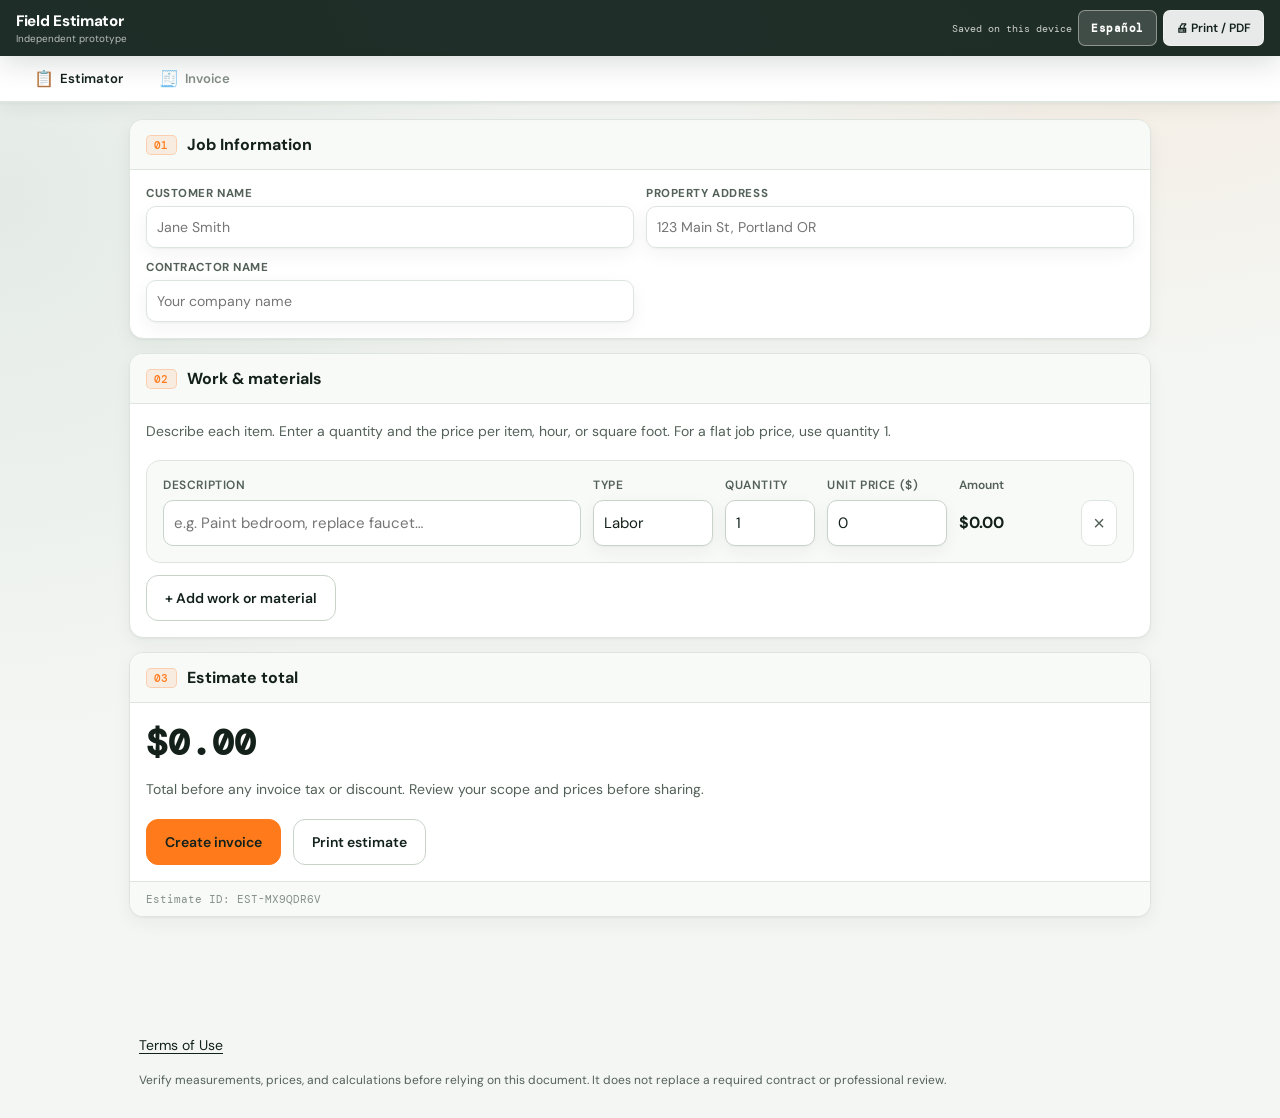
<file: index.html>
<!DOCTYPE html>
<html lang="en">
<head>
<meta charset="UTF-8">
<meta name="viewport" content="width=device-width, initial-scale=1.0, viewport-fit=cover">
<title>Job Estimator / Estimador de Trabajo</title>
<link href="https://fonts.googleapis.com/css2?family=DM+Sans:wght@400;500;600;700;800&family=DM+Mono:wght@400;500&display=swap" rel="stylesheet">
<style>
  :root {
    --brand: #12211B; --brand-mid: #193B2D; --brand-light: #24513E;
    --accent: #FF7A1A; --bg: #F4F6F3; --surface: #FFFFFF; --surface2: #F8FAF8;
    --border: #DEE5DF; --text: #14211B; --text2: #536158; --text3: #849087;
    --green: #16A34A; --green-bg: #DCFCE7; --green-dark: #166534;
    --red: #DC2626; --red-bg: #FEE2E2; --red-dark: #991B1B;
    --yellow-bg: #FEF3C7; --blue: #1D4ED8; --blue-bg: #DBEAFE;
    --sh-sm: 0 1px 3px rgba(20,33,27,.08); --sh: 0 4px 12px rgba(20,33,27,.12);
    --r: 10px; --rl: 14px; --font: 'DM Sans', sans-serif; --mono: 'DM Mono', monospace;
  }
  * { box-sizing: border-box; margin: 0; padding: 0; }
  body { font-family: var(--font); background: var(--bg); color: var(--text); min-height: 100vh; font-size: 14px; -webkit-font-smoothing: antialiased; }

  /* TOPBAR */
  .topbar {
    background: linear-gradient(135deg, var(--brand) 0%, var(--brand-mid) 60%, var(--brand-light) 100%);
    color: #fff; padding: 0 16px; padding-top: env(safe-area-inset-top);
    display: flex; align-items: center; gap: 10px; height: 56px;
    position: sticky; top: 0; z-index: 100; box-shadow: var(--sh);
  }
  .topbar-icon { width: 34px; height: 34px; background: rgba(255,255,255,.15); border-radius: 10px; flex-shrink: 0; }
  .topbar-title { font-family: var(--mono); font-size: .9rem; font-weight: 500; letter-spacing: .04em; }
  .topbar-sub { font-size: .62rem; opacity: .65; margin-top: 1px; }
  .topbar-actions { margin-left: auto; display: flex; gap: 6px; align-items: center; }
  .btn-tb { font-family: var(--font); font-size: .75rem; font-weight: 600; padding: 6px 12px; border-radius: 7px; border: 1.5px solid rgba(255,255,255,.3); background: rgba(255,255,255,.9); color: var(--brand); cursor: pointer; transition: all .15s; white-space: nowrap; }
  .btn-tb:hover { background: #fff; }
  .btn-tb.lang { background: rgba(255,255,255,.15); color: #fff; border-color: rgba(255,255,255,.4); font-family: var(--mono); font-size: .7rem; letter-spacing: .05em; }
  .btn-tb.lang:hover { background: rgba(255,255,255,.25); }

  /* NAV TABS */
  .nav-tabs { background: var(--surface); border-bottom: 2px solid var(--border); display: flex; padding: 0 16px; gap: 0; position: sticky; top: 56px; z-index: 90; box-shadow: var(--sh-sm); }
  .nav-tab { font-size: .82rem; font-weight: 600; padding: 12px 18px; color: var(--text3); cursor: pointer; border-bottom: 2.5px solid transparent; margin-bottom: -2px; transition: all .15s; white-space: nowrap; display: flex; align-items: center; gap: 6px; }
  .nav-tab:hover { color: var(--text2); }
  .nav-tab.active { color: var(--brand); border-bottom-color: var(--accent); }
  .nav-tab .tab-icon { font-size: 1rem; }

  /* SCREENS */
  .screen { display: none; }
  .screen.active { display: block; }

  /* LAYOUT */
  .main { max-width: 880px; margin: 0 auto; padding: 20px 14px 80px; }

  /* CARD */
  .card { background: var(--surface); border: 1.5px solid var(--border); border-radius: var(--rl); margin-bottom: 14px; box-shadow: var(--sh-sm); overflow: hidden; }
  .card-header { padding: 13px 16px; border-bottom: 1.5px solid var(--border); display: flex; align-items: center; gap: 10px; background: var(--surface2); }
  .card-num { font-family: var(--mono); font-size: .68rem; font-weight: 500; color: var(--accent); background: rgba(255,122,26,.1); border: 1px solid rgba(255,122,26,.25); padding: 2px 7px; border-radius: 5px; letter-spacing: .04em; }
  .card-title { font-size: .88rem; font-weight: 700; color: var(--text); }
  .card-body { padding: 16px; }

  /* FORM */
  .form-grid { display: grid; grid-template-columns: 1fr 1fr; gap: 12px; }
  @media(max-width:560px){ .form-grid { grid-template-columns: 1fr; } }
  .fg { display: flex; flex-direction: column; gap: 5px; }
  label { font-size: .72rem; font-weight: 700; color: var(--text2); text-transform: uppercase; letter-spacing: .05em; }
  input[type=text], input[type=number], input[type=email], select, textarea {
    background: var(--bg); border: 1.5px solid var(--border); border-radius: var(--r);
    color: var(--text); font-family: var(--font); font-size: .88rem; padding: 8px 10px;
    width: 100%; transition: border-color .15s; -webkit-appearance: none; box-shadow: var(--sh-sm);
  }
  textarea { resize: vertical; min-height: 70px; }
  input:focus, select:focus, textarea:focus { outline: none; border-color: var(--accent); box-shadow: 0 0 0 3px rgba(255,122,26,.12); }

  /* MEASURES TABLE */
  .tbl-wrap { overflow-x: auto; }
  table { width: 100%; border-collapse: collapse; min-width: 540px; }
  thead tr { border-bottom: 1.5px solid var(--border); background: var(--surface2); }
  th { font-size: .68rem; font-weight: 700; color: var(--text2); text-transform: uppercase; letter-spacing: .05em; padding: 9px 10px; text-align: left; white-space: nowrap; }
  .mrow { border-bottom: 1px solid var(--border); transition: background .1s; }
  .mrow:last-child { border-bottom: none; }
  .mrow:hover { background: var(--surface2); }
  .mrow.active { background: rgba(255,122,26,.04); }
  .mrow td { padding: 10px; vertical-align: middle; }
  .mcheck { width: 16px; height: 16px; accent-color: var(--accent); cursor: pointer; }
  .mname { font-size: .85rem; font-weight: 600; color: var(--text); }
  .msub { font-family: var(--mono); font-size: .68rem; color: var(--text3); margin-top: 2px; }
  .rbadge { display: inline-block; font-family: var(--mono); font-size: .72rem; font-weight: 500; color: var(--green-dark); background: var(--green-bg); border: 1px solid rgba(22,163,74,.2); padding: 3px 8px; border-radius: 5px; white-space: nowrap; }
  .rbadge.flat { color: var(--brand); background: rgba(20,33,27,.07); border-color: rgba(20,33,27,.18); }
  .rbadge.ineligible { color: var(--red); background: var(--red-bg); border-color: rgba(220,38,38,.2); }
  .minput { background: var(--bg); border: 1.5px solid var(--border); border-radius: 7px; color: var(--text); font-family: var(--mono); font-size: .78rem; padding: 5px 8px; width: 90px; text-align: right; transition: border-color .15s; }
  .minput:focus { outline: none; border-color: var(--accent); }
  .minput:disabled { opacity: .3; cursor: not-allowed; }
  .minc { font-family: var(--mono); font-size: .85rem; font-weight: 600; color: var(--green); text-align: right; white-space: nowrap; }
  .minc.zero { color: var(--text3); font-weight: 400; }
  .warn-tag { display: inline-block; font-size: .65rem; font-weight: 700; color: var(--red-dark); background: var(--red-bg); border: 1px solid rgba(220,38,38,.2); padding: 2px 6px; border-radius: 4px; margin-top: 3px; }

  /* TOTALS */
  .totals-grid { display: grid; grid-template-columns: repeat(3,1fr); gap: 10px; }
  @media(max-width:500px){ .totals-grid { grid-template-columns: 1fr 1fr; } }
  .tc { background: var(--surface2); border: 1.5px solid var(--border); border-radius: var(--r); padding: 13px 14px; }
  .tc.orange { background: rgba(255,122,26,.06); border-color: rgba(255,122,26,.3); }
  .tc.green { background: rgba(22,163,74,.05); border-color: rgba(22,163,74,.25); }
  .tc-label { font-size: .68rem; font-weight: 700; color: var(--text2); text-transform: uppercase; letter-spacing: .05em; margin-bottom: 5px; }
  .tc-val { font-family: var(--mono); font-size: 1.35rem; font-weight: 500; color: var(--text); }
  .tc-val.orange { color: var(--accent); }
  .tc-val.green { color: var(--green); }
  .tc-sub { font-size: .72rem; color: var(--text3); margin-top: 3px; }

  /* DOCS */
  .doc-box { background: var(--surface2); border: 1.5px solid var(--border); border-radius: var(--r); padding: 14px; margin-bottom: 10px; }
  .doc-box:last-child { margin-bottom: 0; }
  .doc-title { font-size: .72rem; font-weight: 700; color: var(--text2); text-transform: uppercase; letter-spacing: .05em; margin-bottom: 10px; }
  .doc-list { list-style: none; display: flex; flex-direction: column; gap: 7px; }
  .doc-list li { display: flex; align-items: flex-start; gap: 8px; font-size: .82rem; color: var(--text2); line-height: 1.5; }
  .doc-list li::before { content: '→'; color: var(--accent); flex-shrink: 0; font-weight: 700; margin-top: 1px; }
  .pills { display: flex; flex-wrap: wrap; gap: 6px; }
  .pill { font-family: var(--mono); font-size: .72rem; background: var(--surface); border: 1.5px solid var(--border); color: var(--text3); padding: 3px 10px; border-radius: 5px; }
  .pill.on { background: rgba(20,33,27,.07); border-color: rgba(20,33,27,.25); color: var(--brand); font-weight: 600; }
  .meta-row { display: flex; flex-wrap: wrap; gap: 12px; padding: 10px 16px; border-top: 1.5px solid var(--border); background: var(--surface2); font-family: var(--mono); font-size: .7rem; color: var(--text3); }
  .meta-row b { color: var(--text2); }
  .alert { padding: 10px 12px; border-radius: 8px; font-size: .8rem; margin-top: 10px; }
  .alert.warn { background: var(--yellow-bg); border: 1px solid rgba(217,119,6,.25); color: #78350f; }
  .source-note { font-size: .72rem; color: var(--text3); padding: 8px 16px; border-top: 1px solid var(--border); text-align: right; }

  /* ── INVOICE SCREEN ── */
  .inv-header-grid { display: grid; grid-template-columns: 1fr 1fr; gap: 12px; }
  @media(max-width:560px){ .inv-header-grid { grid-template-columns: 1fr; } }

  /* Line items table */
  .line-table { width: 100%; border-collapse: collapse; }
  .line-table thead tr { background: var(--surface2); border-bottom: 1.5px solid var(--border); }
  .line-table th { font-size: .68rem; font-weight: 700; color: var(--text2); text-transform: uppercase; letter-spacing: .05em; padding: 8px 10px; text-align: left; white-space: nowrap; }
  .line-table th:last-child { text-align: right; }
  .line-table td { padding: 7px 10px; vertical-align: middle; border-bottom: 1px solid var(--border); }
  .line-table tr:last-child td { border-bottom: none; }
  .line-table input { background: transparent; border: none; font-family: var(--font); font-size: .85rem; color: var(--text); padding: 2px 4px; width: 100%; }
  .line-table input:focus { outline: none; background: var(--bg); border-radius: 5px; }
  .line-table input.right { text-align: right; font-family: var(--mono); }
  .line-table .line-total { font-family: var(--mono); font-size: .85rem; font-weight: 600; color: var(--text); text-align: right; white-space: nowrap; }
  .line-table .line-total.zero { color: var(--text3); }
  .line-del { background: none; border: none; color: var(--text3); cursor: pointer; font-size: 1rem; padding: 2px 6px; border-radius: 5px; transition: all .15s; }
  .line-del:hover { background: var(--red-bg); color: var(--red); }
  .btn-add-line { font-family: var(--font); font-size: .78rem; font-weight: 600; color: var(--brand); background: rgba(20,33,27,.06); border: 1.5px dashed rgba(20,33,27,.25); border-radius: 8px; padding: 8px 14px; cursor: pointer; transition: all .15s; width: 100%; margin-top: 10px; }
  .btn-add-line:hover { background: rgba(20,33,27,.1); }

  /* Invoice totals */
  .inv-totals { margin-top: 14px; display: flex; flex-direction: column; gap: 6px; align-items: flex-end; }
  .inv-total-row { display: flex; gap: 16px; align-items: baseline; font-size: .85rem; }
  .inv-total-row .lbl { color: var(--text3); min-width: 130px; text-align: right; }
  .inv-total-row .val { font-family: var(--mono); font-size: .9rem; color: var(--text); min-width: 90px; text-align: right; }
  .inv-total-row.grand .lbl { color: var(--text2); font-weight: 700; font-size: .9rem; }
  .inv-total-row.grand .val { color: var(--brand); font-size: 1.15rem; font-weight: 600; }
  .inv-divider { width: 240px; height: 1.5px; background: var(--border); margin: 4px 0; align-self: flex-end; }

  /* Invoice summary cards */
  .inv-summary { display: grid; grid-template-columns: repeat(4,1fr); gap: 10px; margin-bottom: 14px; }
  @media(max-width:600px){ .inv-summary { grid-template-columns: 1fr 1fr; } }

  /* Discount/deposit inputs */
  .inv-adj-row { display: flex; align-items: center; gap: 10px; margin-top: 6px; flex-wrap: wrap; }
  .inv-adj-row label { font-size: .72rem; font-weight: 700; color: var(--text2); text-transform: uppercase; letter-spacing: .05em; white-space: nowrap; margin: 0; }
  .inv-adj-row input { width: 110px; flex-shrink: 0; }
  .inv-adj-row select { width: auto; flex-shrink: 0; }

  /* Status badge */
  .status-badge { display: inline-flex; align-items: center; gap: 5px; font-size: .72rem; font-weight: 700; padding: 3px 10px; border-radius: 20px; text-transform: uppercase; letter-spacing: .04em; }
  .status-badge.paid { background: var(--green-bg); color: var(--green-dark); border: 1px solid rgba(22,163,74,.2); }
  .status-badge.unpaid { background: var(--red-bg); color: var(--red-dark); border: 1px solid rgba(220,38,38,.2); }
  .status-badge.partial { background: var(--yellow-bg); color: #78350f; border: 1px solid rgba(217,119,6,.25); }

  /* Notes */
  .inv-notes { font-size: .82rem; color: var(--text2); line-height: 1.6; }

  /* Action buttons */
  .action-bar { display: flex; gap: 8px; flex-wrap: wrap; padding: 14px 16px; border-top: 1.5px solid var(--border); background: var(--surface2); }
  .btn-action { font-family: var(--font); font-size: .78rem; font-weight: 600; padding: 8px 16px; border-radius: 8px; border: 1.5px solid var(--border); background: var(--surface); color: var(--text2); cursor: pointer; transition: all .15s; display: flex; align-items: center; gap: 6px; }
  .btn-action:hover { background: var(--bg); border-color: var(--text3); }
  .btn-action.primary { background: var(--brand); color: #fff; border-color: var(--brand); }
  .btn-action.primary:hover { background: var(--brand-mid); }
  .btn-action.green { background: var(--green); color: #fff; border-color: var(--green); }
  .btn-action.green:hover { background: #15803d; }

  /* Category tag for line items */
  .cat-tag { font-family: var(--mono); font-size: .65rem; padding: 2px 6px; border-radius: 4px; background: var(--surface2); border: 1px solid var(--border); color: var(--text3); }
  .cat-tag.labor { background: rgba(29,78,216,.07); border-color: rgba(29,78,216,.2); color: var(--blue); }
  .cat-tag.material { background: rgba(255,122,26,.07); border-color: rgba(255,122,26,.2); color: #92400e; }
  .cat-tag.incentive { background: var(--green-bg); border-color: rgba(22,163,74,.2); color: var(--green-dark); }

  /* Import from estimator banner */
  .import-banner { background: rgba(255,122,26,.06); border: 1.5px solid rgba(255,122,26,.25); border-radius: var(--r); padding: 11px 14px; display: flex; align-items: center; gap: 10px; margin-bottom: 14px; }
  .import-banner-text { font-size: .82rem; color: var(--text2); flex: 1; }
  .import-banner-text b { color: var(--brand); }
  .btn-import { font-family: var(--font); font-size: .75rem; font-weight: 700; padding: 6px 14px; border-radius: 7px; border: none; background: var(--accent); color: #fff; cursor: pointer; white-space: nowrap; transition: all .15s; }
  .btn-import:hover { background: #d46820; }

  @media print {
    .no-print { display: none !important; }
    .nav-tabs { display: none !important; }
    body { background: #fff; }
    .card { box-shadow: none; border: 1px solid #ddd; }
    .main { padding: 0; max-width: 100%; }
    .screen { display: block !important; }
    .screen:not(.print-target) { display: none !important; }
  }
</style>
<link rel="stylesheet" href="enhance.css?v=13"></head>
<body>

<div class="topbar">
  <div class="topbar-icon"></div>
  <div>
    <div class="topbar-title" id="tb-title">JOB ESTIMATOR</div>
    <div class="topbar-sub" id="tb-sub"></div>
  </div>
  <div class="topbar-actions no-print">
    <button class="btn-tb lang" id="langBtn" onclick="toggleLang()">🌐 ES→EN</button>
    <button class="btn-tb" onclick="doPrint()">🖨 <span data-en="Print / PDF" data-es="Imprimir / PDF">Print / PDF</span></button>
  </div>
</div>

<div class="nav-tabs no-print">
  <div class="nav-tab active" id="tab-est" onclick="showTab('estimator')">
    <span class="tab-icon">📋</span>
    <span data-en="Estimator" data-es="Estimador">Estimator</span>
  </div>
  <div class="nav-tab" id="tab-inv" onclick="showTab('invoice')">
    <span class="tab-icon">🧾</span>
    <span data-en="Invoice" data-es="Factura">Invoice</span>
  </div>
</div>

<!-- ════════════════════════════════════════════
     SCREEN 1 — ESTIMATOR
════════════════════════════════════════════ -->
<div class="screen active" id="screen-estimator">
<div class="main">

  <!-- 01 JOB INFO -->
  <div class="card">
    <div class="card-header"><span class="card-num">01</span><span class="card-title" data-en="Job Information" data-es="Información del Trabajo">Job Information</span></div>
    <div class="card-body">
      <div class="form-grid">
        <div class="fg"><label data-en="Customer Name" data-es="Nombre del Cliente">Customer Name</label><input type="text" id="custName" data-ph-en="Jane Smith" data-ph-es="Juan García" placeholder="Jane Smith"></div>
        <div class="fg"><label data-en="Property Address" data-es="Dirección de la Propiedad">Property Address</label><input type="text" id="custAddr" data-ph-en="123 Main St, Portland OR" data-ph-es="123 Calle Principal, Portland OR" placeholder="123 Main St, Portland OR"></div>
        <div class="fg"><label data-en="Contractor Name" data-es="Nombre del Contratista">Contractor Name</label><input type="text" id="contractor" data-ph-en="Your company name" data-ph-es="Nombre de su empresa" placeholder="Your company name"></div>
      </div>
    </div>
  </div>

<div class="card"><div class="card-header"><span class="card-num">02</span><span class="card-title" data-en="Work & materials" data-es="Trabajo y materiales">Work & materials</span></div><div class="card-body"><p class="estimate-help" data-en="Describe each item. Enter a quantity and the price per item, hour, or square foot. For a flat job price, use quantity 1." data-es="Describa cada partida. Ingrese cantidad y precio por unidad, hora o pie cuadrado. Para un precio fijo, use cantidad 1.">Describe each item. Enter a quantity and the price per item, hour, or square foot. For a flat job price, use quantity 1.</p><div id="workRows"></div><button class="btn btn-ghost no-print" onclick="addWork()" data-en="+ Add work or material" data-es="+ Agregar trabajo o material">+ Add work or material</button></div></div>
<div class="card"><div class="card-header"><span class="card-num">03</span><span class="card-title" data-en="Estimate total" data-es="Total del presupuesto">Estimate total</span></div><div class="card-body"><div class="estimate-total" id="totalCost">$0.00</div><p class="estimate-help" data-en="Total before any invoice tax or discount. Review your scope and prices before sharing." data-es="Total antes de impuestos o descuentos de la factura. Revise el alcance y los precios antes de compartir.">Total before any invoice tax or discount. Review your scope and prices before sharing.</p><div class="estimate-actions no-print"><button class="btn btn-primary" onclick="importFromEstimator()" data-en="Create invoice" data-es="Crear factura">Create invoice</button><button class="btn btn-ghost" onclick="doPrint()" data-en="Print estimate" data-es="Imprimir presupuesto">Print estimate</button></div></div><div class="meta-row"><span> <span data-en="Estimate ID:" data-es="ID del presupuesto:">Estimate ID:</span> <span id="estimateId"></span></span></div></div>
</div>
<div class="tool-terms"><a class="no-print" href="./terms.html" data-en="Terms of Use" data-es="Condiciones de uso">Terms of Use</a><p data-en="Verify measurements, prices, and calculations before relying on this document. It does not replace a required contract or professional review." data-es="Verifique medidas, precios y cálculos antes de usar este documento. No sustituye un contrato ni una revisión profesional requerida.">Verify measurements, prices, and calculations before relying on this document. It does not replace a required contract or professional review.</p></div>
</div><!-- end screen-estimator -->


<!-- ════════════════════════════════════════════
     SCREEN 2 — INVOICE
════════════════════════════════════════════ -->
<div class="screen" id="screen-invoice">
<div class="main">

  <!-- import banner -->
  <div class="import-banner no-print">
    <div>📋</div>
    <div class="import-banner-text"><b data-en="Tip:" data-es="Consejo:">Tip:</b> <span data-en="You can auto-fill this invoice from your Estimator entries." data-es="Puede llenar automáticamente esta factura desde su Estimador.">You can auto-fill this invoice from your Estimator entries.</span></div>
    <button class="btn-import" onclick="importFromEstimator()" data-en="Import from Estimator" data-es="Importar del Estimador">Import from Estimator</button>
  </div>

  <!-- Summary cards -->
  <div class="inv-summary">
    <div class="tc orange">
      <div class="tc-label" data-en="Subtotal" data-es="Subtotal">Subtotal</div>
      <div class="tc-val orange" id="inv-subtotal">$0.00</div>
    </div>
    <div class="tc">
      <div class="tc-label" data-en="Tax" data-es="Impuesto">Tax</div>
      <div class="tc-val" id="inv-tax-disp">$0.00</div>
    </div>
    <div class="tc green">
      <div class="tc-label" data-en="Credit" data-es="Crédito">Credit</div>
      <div class="tc-val green" id="inv-credit-disp">$0.00</div>
    </div>
    <div class="tc" style="border-color: var(--brand); background: rgba(20,33,27,.04);">
      <div class="tc-label" data-en="Total Due" data-es="Total a Pagar">Total Due</div>
      <div class="tc-val" id="inv-grand" style="color:var(--brand)">$0.00</div>
    </div>
  </div>

  <!-- A: Invoice Info -->
  <div class="card">
    <div class="card-header"><span class="card-num">A</span><span class="card-title" data-en="Invoice Details" data-es="Detalles de Factura">Invoice Details</span></div>
    <div class="card-body">
      <div class="inv-header-grid">
        <div class="fg"><label data-en="Invoice #" data-es="Factura #">Invoice #</label><input type="text" id="inv-num" data-ph-en="INV-001" data-ph-es="FAC-001" placeholder="INV-001"></div>
        <div class="fg"><label data-en="Invoice Date" data-es="Fecha de Factura">Invoice Date</label><input type="text" id="inv-date" placeholder=""></div>
        <div class="fg"><label data-en="Customer Name" data-es="Nombre del Cliente">Customer Name</label><input type="text" id="inv-cust" data-ph-en="Jane Smith" data-ph-es="Juan García" placeholder="Jane Smith"></div>
        <div class="fg"><label data-en="Property Address" data-es="Dirección de la Propiedad">Property Address</label><input type="text" id="inv-addr" data-ph-en="123 Main St, Portland OR" data-ph-es="123 Calle Principal, Portland OR" placeholder="123 Main St, Portland OR"></div>
        <div class="fg"><label data-en="Contractor / Company" data-es="Contratista / Empresa">Contractor / Company</label><input type="text" id="inv-contractor" data-ph-en="Your company name" data-ph-es="Nombre de su empresa" placeholder="Your company name"></div>
        <div class="fg"><label data-en="CCB License #" data-es="Licencia CCB #">CCB License #</label><input type="text" id="inv-ccb" placeholder="CCB-XXXXXX"></div>
        <div class="fg"><label data-en="Contractor Phone" data-es="Teléfono del Contratista">Contractor Phone</label><input type="text" id="inv-phone" placeholder="(503) 555-0100"></div>
        <div class="fg"><label data-en="Contractor Email" data-es="Correo del Contratista">Contractor Email</label><input type="email" id="inv-email" placeholder="you@company.com"></div>
      </div>
    </div>
  </div>

  <!-- B: Line Items -->
  <div class="card">
    <div class="card-header">
      <span class="card-num">B</span>
      <span class="card-title" data-en="Line Items" data-es="Artículos">Line Items</span>
    </div>
    <div class="card-body">
      <div class="tbl-wrap">
        <table class="line-table" id="lineTable">
          <thead>
            <tr>
              <th data-en="Description" data-es="Descripción">Description</th>
              <th data-en="Category" data-es="Categoría">Category</th>
              <th style="width:70px" data-en="Qty" data-es="Cant.">Qty</th>
              <th style="width:90px" data-en="Unit Price" data-es="Precio Unit.">Unit Price</th>
              <th style="width:95px;text-align:right" data-en="Total" data-es="Total">Total</th>
              <th style="width:30px"></th>
            </tr>
          </thead>
          <tbody id="lineBody"></tbody>
        </table>
      </div>
      <button class="btn-add-line" onclick="addLine()" id="addLineBtn" data-en="+ Add Line Item" data-es="+ Agregar Artículo">+ Add Line Item</button>
    </div>
  </div>

  <!-- C: Adjustments & Totals -->
  <div class="card">
    <div class="card-header"><span class="card-num">C</span><span class="card-title" data-en="Adjustments &amp; Totals" data-es="Ajustes y Totales">Adjustments &amp; Totals</span></div>
    <div class="card-body">
      <div class="inv-adj-row">
        <label data-en="Tax Rate:" data-es="Tasa de Impuesto:">Tax Rate:</label>
        <input type="number" id="inv-tax-rate" value="0" min="0" max="30" step="0.1" style="width:80px" oninput="calcInvoice()">
        <span style="font-size:.82rem;color:var(--text3)">%</span>
        <label style="margin-left:14px" data-en="Discount:" data-es="Descuento:">Discount:</label>
        <select id="inv-disc-type" onchange="calcInvoice()" style="width:auto;font-size:.8rem;">
          <option value="flat" data-en="$ Fixed" data-es="$ Fijo">$ Fixed</option>
          <option value="pct" data-en="% Percent" data-es="% Porcentaje">% Percent</option>
        </select>
        <input type="number" id="inv-disc-val" value="0" min="0" step="0.01" style="width:90px" oninput="calcInvoice()">
        <label style="margin-left:14px" data-en="Deposit Paid:" data-es="Depósito Pagado:">Deposit Paid:</label>
        <input type="number" id="inv-deposit" value="0" min="0" step="0.01" style="width:100px" oninput="calcInvoice()">
      </div>

      <div class="inv-totals">
        <div class="inv-total-row">
          <span class="lbl" data-en="Subtotal" data-es="Subtotal">Subtotal</span>
          <span class="val" id="inv-sub2">$0.00</span>
        </div>
        <div class="inv-total-row">
          <span class="lbl" id="inv-disc-lbl" data-en="Discount" data-es="Descuento">Discount</span>
          <span class="val" id="inv-disc-disp" style="color:var(--red)">– $0.00</span>
        </div>
        <div class="inv-total-row">
          <span class="lbl" id="inv-tax-lbl" data-en="Tax (0%)" data-es="Impuesto (0%)">Tax (0%)</span>
          <span class="val" id="inv-tax-disp2">$0.00</span>
        </div>
        <div class="inv-total-row">
          <span class="lbl" data-en="Credit" data-es="Crédito">Credit</span>
          <span class="val" id="inv-credit2" style="color:var(--green)">– $0.00</span>
        </div>
        <div class="inv-divider"></div>
        <div class="inv-total-row">
          <span class="lbl" data-en="After adjustments" data-es="Después de ajustes">After adjustments</span>
          <span class="val" id="inv-after-inc">$0.00</span>
        </div>
        <div class="inv-total-row">
          <span class="lbl" data-en="Deposit Paid" data-es="Depósito Pagado">Deposit Paid</span>
          <span class="val" id="inv-dep-disp" style="color:var(--green)">– $0.00</span>
        </div>
        <div class="inv-divider"></div>
        <div class="inv-total-row grand">
          <span class="lbl" data-en="BALANCE DUE" data-es="SALDO PENDIENTE">BALANCE DUE</span>
          <span class="val" id="inv-balance">$0.00</span>
        </div>
      </div>
    </div>
  </div>

  <!-- D: Payment & Notes -->
  <div class="card">
    <div class="card-header"><span class="card-num">D</span><span class="card-title" data-en="Payment Status &amp; Notes" data-es="Estado de Pago y Notas">Payment Status &amp; Notes</span></div>
    <div class="card-body">
      <div class="form-grid">
        <div class="fg">
          <label data-en="Payment Status" data-es="Estado de Pago">Payment Status</label>
          <select id="inv-status" onchange="updateStatusBadge()">
            <option value="unpaid" data-en="Unpaid" data-es="Sin Pagar">Unpaid</option>
            <option value="partial" data-en="Partial Payment" data-es="Pago Parcial">Partial Payment</option>
            <option value="paid" data-en="Paid in Full" data-es="Pagado en Su Totalidad">Paid in Full</option>
          </select>
        </div>
        <div class="fg">
          <label data-en="Payment Method" data-es="Método de Pago">Payment Method</label>
          <select id="inv-method">
            <option value="" data-en="— Select —" data-es="— Seleccione —">— Select —</option>
            <option value="check" data-en="Check" data-es="Cheque">Check</option>
            <option value="cash" data-en="Cash" data-es="Efectivo">Cash</option>
            <option value="card" data-en="Credit / Debit Card" data-es="Tarjeta de Crédito / Débito">Credit / Debit Card</option>
            <option value="ach" data-en="ACH / Bank Transfer" data-es="ACH / Transferencia Bancaria">ACH / Bank Transfer</option>
            <option value="zelle" data-en="Zelle / Venmo" data-es="Zelle / Venmo">Zelle / Venmo</option>
          </select>
        </div>
        <div class="fg" style="grid-column: span 2">
          <label data-en="Notes / Terms" data-es="Notas / Términos">Notes / Terms</label>
          <textarea id="inv-notes" rows="3" data-ph-en="Payment due within 30 days. Thank you for your business." data-ph-es="Pago vence en 30 días. Gracias por su negocio." placeholder="Payment due within 30 days. Thank you for your business."></textarea>
        </div>
      </div>
      <div style="margin-top:10px; display:flex; align-items:center; gap:8px;">
        <span data-en="Status:" data-es="Estado:" style="font-size:.78rem;color:var(--text3);">Status:</span>
        <span id="statusBadge" class="status-badge unpaid">Unpaid</span>
      </div>
    </div>
    <div class="action-bar no-print">
      <button class="btn-action primary" onclick="doPrint()">🖨 <span data-en="Print Invoice" data-es="Imprimir Factura">Print Invoice</span></button>
      <button class="btn-action green" onclick="markPaid()">✅ <span data-en="Mark as Paid" data-es="Marcar como Pagado">Mark as Paid</span></button>
      <button class="btn-action" onclick="clearInvoice()">🗑 <span data-en="Clear Invoice" data-es="Limpiar Factura">Clear Invoice</span></button>
    </div>
  </div>

</div>
<div class="tool-terms"><a class="no-print" href="./terms.html" data-en="Terms of Use" data-es="Condiciones de uso">Terms of Use</a><p data-en="Verify measurements, prices, and calculations before relying on this document. It does not replace a required contract or professional review." data-es="Verifique medidas, precios y cálculos antes de usar este documento. No sustituye un contrato ni una revisión profesional requerida.">Verify measurements, prices, and calculations before relying on this document. It does not replace a required contract or professional review.</p></div>
</div><!-- end screen-invoice -->


<script>
// ─────────────────────────────────────────────
//  LANGUAGE
// ─────────────────────────────────────────────
let lang = 'en';

function toggleLang() {
  lang = lang === 'en' ? 'es' : 'en';
  applyLang();
}

function applyLang() {
  const isES = lang === 'es';
  document.getElementById('langBtn').textContent = isES ? '🌐 EN→ES' : '🌐 ES→EN';
  document.getElementById('tb-title').textContent = isES ? 'ESTIMADOR DE TRABAJO' : 'JOB ESTIMATOR';
  document.getElementById('tb-sub').textContent = isES ? 'Independent prototype' : 'Independent prototype';

  // All data-en / data-es elements
  document.querySelectorAll('[data-en]').forEach(el => {
    const txt = el.getAttribute(isES ? 'data-es' : 'data-en');
    if (txt) el.innerHTML = txt;
  });

  // Placeholders on inputs
  document.querySelectorAll('[data-ph-en]').forEach(el => {
    el.placeholder = el.getAttribute(isES ? 'data-ph-es' : 'data-ph-en') || '';
  });

  // Select options
  document.querySelectorAll('option[data-en]').forEach(opt => {
    opt.textContent = opt.getAttribute(isES ? 'data-es' : 'data-en') || opt.textContent;
  });

  // Dynamically built measure rows
  rebuildMeasureNames();
  updateStatusBadge();
  calcInvoice();
  update();
}

function t(enText, esText) { return lang === 'es' ? esText : enText; }

// ─────────────────────────────────────────────
//  TABS
// ─────────────────────────────────────────────
let currentTab = 'estimator';
function showTab(tab) {
  currentTab = tab;
  document.querySelectorAll('.screen').forEach(s => s.classList.remove('active'));
  document.querySelectorAll('.nav-tab').forEach(t => t.classList.remove('active'));
  document.getElementById('screen-' + tab).classList.add('active');
  document.getElementById('tab-' + (tab === 'estimator' ? 'est' : 'inv')).classList.add('active');
}

function doPrint() {
  document.getElementById('screen-' + currentTab).classList.add('print-target');
  window.print();
  document.getElementById('screen-' + currentTab).classList.remove('print-target');
}

// ─────────────────────────────────────────────
//  ESTIMATOR DATA
// ─────────────────────────────────────────────
let state={id:genId(),work:[]};let workCounter=0;
function genId(){return 'EST-'+Date.now().toString(36).toUpperCase()}
function fmt(n){return '$'+n.toLocaleString('en-US',{minimumFractionDigits:2,maximumFractionDigits:2})}
function init(){document.getElementById('estimateId').textContent=state.id;document.getElementById('inv-date').value=new Date().toLocaleDateString('en-US');addWork();addLine();}
function addWork(desc='',cat='labor',qty=1,price=0){state.work.push({id:++workCounter,desc,cat,qty,price});renderWork();update()}
function renderWork(){document.getElementById('workRows').innerHTML=state.work.map(w=>`<article class="work-row"><div class="work-description"><label for="work-desc-${w.id}">${t('Description','Descripción')}</label><input id="work-desc-${w.id}" value="${escapeHTML(w.desc)}" placeholder="${t('e.g. Paint bedroom, replace faucet…','Ej. Pintar dormitorio, cambiar grifo…')}" oninput="editWork(${w.id},'desc',this.value)"></div><div><label for="work-cat-${w.id}">${t('Type','Tipo')}</label><select id="work-cat-${w.id}" onchange="editWork(${w.id},'cat',this.value)">${['labor','material','other'].map(c=>`<option value="${c}" ${c===w.cat?'selected':''}>${catLabel(c)}</option>`).join('')}</select></div><div><label for="work-qty-${w.id}">${t('Quantity','Cantidad')}</label><input id="work-qty-${w.id}" type="number" min="0" step="any" value="${w.qty}" oninput="editWork(${w.id},'qty',this.value)"></div><div><label for="work-price-${w.id}">${t('Unit price ($)','Precio unitario ($)')}</label><input id="work-price-${w.id}" type="number" min="0" step="0.01" value="${w.price}" oninput="editWork(${w.id},'price',this.value)"></div><div class="work-amount"><span>${t('Amount','Importe')}</span><strong id="work-total-${w.id}">${fmt(w.qty*w.price)}</strong></div><button class="remove-work no-print" onclick="removeWork(${w.id})" aria-label="${t('Remove item','Eliminar partida')}">×</button></article>`).join('')}
function editWork(id,key,value){const w=state.work.find(w=>w.id===id);if(!w)return;w[key]=['qty','price'].includes(key)?Math.max(0,Number(value)||0):value;update()}
function removeWork(id){state.work=state.work.filter(w=>w.id!==id);renderWork();update()}
function rebuildMeasureNames(){renderWork()}
function update(){let total=0;state.work.forEach(w=>{const amount=w.qty*w.price;total+=amount;const e=document.getElementById('work-total-'+w.id);if(e)e.textContent=fmt(amount)});document.getElementById('totalCost').textContent=fmt(total)}
// ─────────────────────────────────────────────
//  INVOICE
// ─────────────────────────────────────────────
let lineItems = [];
let lineCounter = 0;

const CATEGORIES = {
  labor: { en: 'Labor', es: 'Mano de Obra' },
  material: { en: 'Material', es: 'Material' },
  incentive: { en: 'Credit', es: 'Crédito' },
  other: { en: 'Other', es: 'Otro' },
};

function catLabel(cat) {
  return lang === 'es' ? (CATEGORIES[cat]?.es || cat) : (CATEGORIES[cat]?.en || cat);
}

function addLine(desc='', cat='labor', qty=1, price=0) {
  const id = ++lineCounter;
  lineItems.push({ id, desc, cat, qty, price });
  renderLine(id, desc, cat, qty, price);
  calcInvoice();
}

function escapeHTML(value){return String(value??'').replace(/[&<>"']/g,c=>({'&':'&amp;','<':'&lt;','>':'&gt;','"':'&quot;',"'":'&#39;'}[c]));}
function renderLine(id, desc, cat, qty, price) {
  const tbody = document.getElementById('lineBody');
  const tr = document.createElement('tr');
  tr.id = 'line-' + id;
  tr.innerHTML = `
    <td><input type="text" id="ld-${id}" value="${escapeHTML(desc)}" placeholder="${t('Description...','Descripción...')}" oninput="lineUpdate(${id})" style="min-width:160px"></td>
    <td>
      <select id="lc-${id}" onchange="lineUpdate(${id})" style="font-size:.75rem;padding:4px 6px;width:auto">
        <option value="labor" ${cat==='labor'?'selected':''}>${catLabel('labor')}</option>
        <option value="material" ${cat==='material'?'selected':''}>${catLabel('material')}</option>
        <option value="incentive" ${cat==='incentive'?'selected':''}>${catLabel('incentive')}</option>
        <option value="other" ${cat==='other'?'selected':''}>${catLabel('other')}</option>
      </select>
    </td>
    <td><input type="number" class="right" id="lq-${id}" value="${qty}" min="0" step="0.01" oninput="lineUpdate(${id})" style="width:60px"></td>
    <td><input type="number" class="right" id="lp-${id}" value="${price||''}" placeholder="0.00" min="0" step="0.01" oninput="lineUpdate(${id})" style="width:80px"></td>
    <td class="line-total" id="lt-${id}">${fmt(qty*(price||0))}</td>
    <td><button class="line-del" onclick="delLine(${id})" title="${t('Remove','Eliminar')}">✕</button></td>`;
  tbody.appendChild(tr);
}

function lineUpdate(id) {
  const item = lineItems.find(l => l.id === id);
  if (!item) return;
  item.desc = document.getElementById('ld-'+id).value;
  item.cat = document.getElementById('lc-'+id).value;
  item.qty = Math.max(0, parseFloat(document.getElementById('lq-'+id).value) || 0);
  item.price = Math.max(0, parseFloat(document.getElementById('lp-'+id).value) || 0);
  const total = item.qty * item.price;
  document.getElementById('lt-'+id).textContent = fmt(total);
  calcInvoice();
}

function delLine(id) {
  lineItems = lineItems.filter(l => l.id !== id);
  const row = document.getElementById('line-'+id);
  if (row) row.remove();
  calcInvoice();
}

function calcInvoice() {
  // Subtotal from line items (exclude incentive category)
  let subtotal = 0;
  lineItems.forEach(l => {
    if (l.cat !== 'incentive') subtotal += l.qty * l.price;
  });

  // Incentive credit from line items (cat=incentive) OR from estimator
  let creditFromLines = 0;
  lineItems.forEach(l => { if (l.cat === 'incentive') creditFromLines += l.qty * l.price; });

  // Tax
  const taxRate = Math.min(100, Math.max(0, parseFloat(document.getElementById('inv-tax-rate').value) || 0));
  const discType = document.getElementById('inv-disc-type').value;
  const discVal = Math.max(0, parseFloat(document.getElementById('inv-disc-val').value) || 0);
  const deposit = Math.max(0, parseFloat(document.getElementById('inv-deposit').value) || 0);

  const discount = Math.min(subtotal, discType === 'pct' ? subtotal * (discVal/100) : discVal);
  const afterDisc = Math.max(0, subtotal - discount);
  const tax = afterDisc * (taxRate/100);
  const afterTax = afterDisc + tax;
  const afterInc = Math.max(0, afterTax - creditFromLines);
  const balance = Math.max(0, afterInc - deposit);

  // Update totals cards
  document.getElementById('inv-subtotal').textContent = fmt(subtotal);
  document.getElementById('inv-tax-disp').textContent = fmt(tax);
  document.getElementById('inv-credit-disp').textContent = fmt(creditFromLines);
  document.getElementById('inv-grand').textContent = fmt(balance);

  // Update breakdown
  document.getElementById('inv-sub2').textContent = fmt(subtotal);
  document.getElementById('inv-disc-disp').textContent = '– ' + fmt(discount);
  document.getElementById('inv-disc-lbl').textContent = t('Discount','Descuento') + (discType==='pct' ? ` (${discVal}%)` : '');
  document.getElementById('inv-tax-lbl').textContent = t(`Tax (${taxRate}%)`,`Impuesto (${taxRate}%)`);
  document.getElementById('inv-tax-disp2').textContent = fmt(tax);
  document.getElementById('inv-credit2').textContent = '– ' + fmt(creditFromLines);
  document.getElementById('inv-after-inc').textContent = fmt(afterInc);
  document.getElementById('inv-dep-disp').textContent = '– ' + fmt(deposit);
  document.getElementById('inv-balance').textContent = fmt(balance);
}

function importFromEstimator(){
[['inv-cust','custName'],['inv-addr','custAddr'],['inv-contractor','contractor']].forEach(([to,from])=>document.getElementById(to).value=document.getElementById(from).value);
[...lineItems].filter(l=>l.sourceMeasure||l.sourceWork||(!l.desc&&!l.price)).forEach(l=>delLine(l.id));
state.work.filter(w=>w.desc.trim()||w.price>0).forEach(w=>{addLine(w.desc||t('Work item','Partida'),w.cat,w.qty,w.price);lineItems[lineItems.length-1].sourceWork=w.id});calcInvoice();showTab('invoice');}

function updateStatusBadge() {
  const sel = document.getElementById('inv-status');
  const badge = document.getElementById('statusBadge');
  const val = sel.value;
  badge.className = 'status-badge ' + val;
  const labels = {
    paid: t('Paid in Full','Pagado en Su Totalidad'),
    unpaid: t('Unpaid','Sin Pagar'),
    partial: t('Partial Payment','Pago Parcial'),
  };
  badge.textContent = labels[val] || val;
}

function markPaid() {
  document.getElementById('inv-status').value = 'paid';
  updateStatusBadge();
}

function clearInvoice() {
  if (!confirm(t('Clear all invoice data?','¿Borrar todos los datos de la factura?'))) return;
  const toRemove = [...lineItems];
  toRemove.forEach(l => delLine(l.id));
  ['inv-cust','inv-addr','inv-contractor','inv-ccb','inv-phone','inv-email','inv-notes'].forEach(id => {
    document.getElementById(id).value = '';
  });
  document.getElementById('inv-num').value = '';
  document.getElementById('inv-disc-type').value = 'flat';
  document.getElementById('inv-method').value = '';
  document.getElementById('inv-tax-rate').value = '0';
  document.getElementById('inv-disc-val').value = '0';
  document.getElementById('inv-deposit').value = '0';
  document.getElementById('inv-status').value = 'unpaid';
  updateStatusBadge();
  addLine(); addLine(); addLine();
}

init();
</script>
<script src="enhance.js?v=12"></script></body>
</html>
</file>
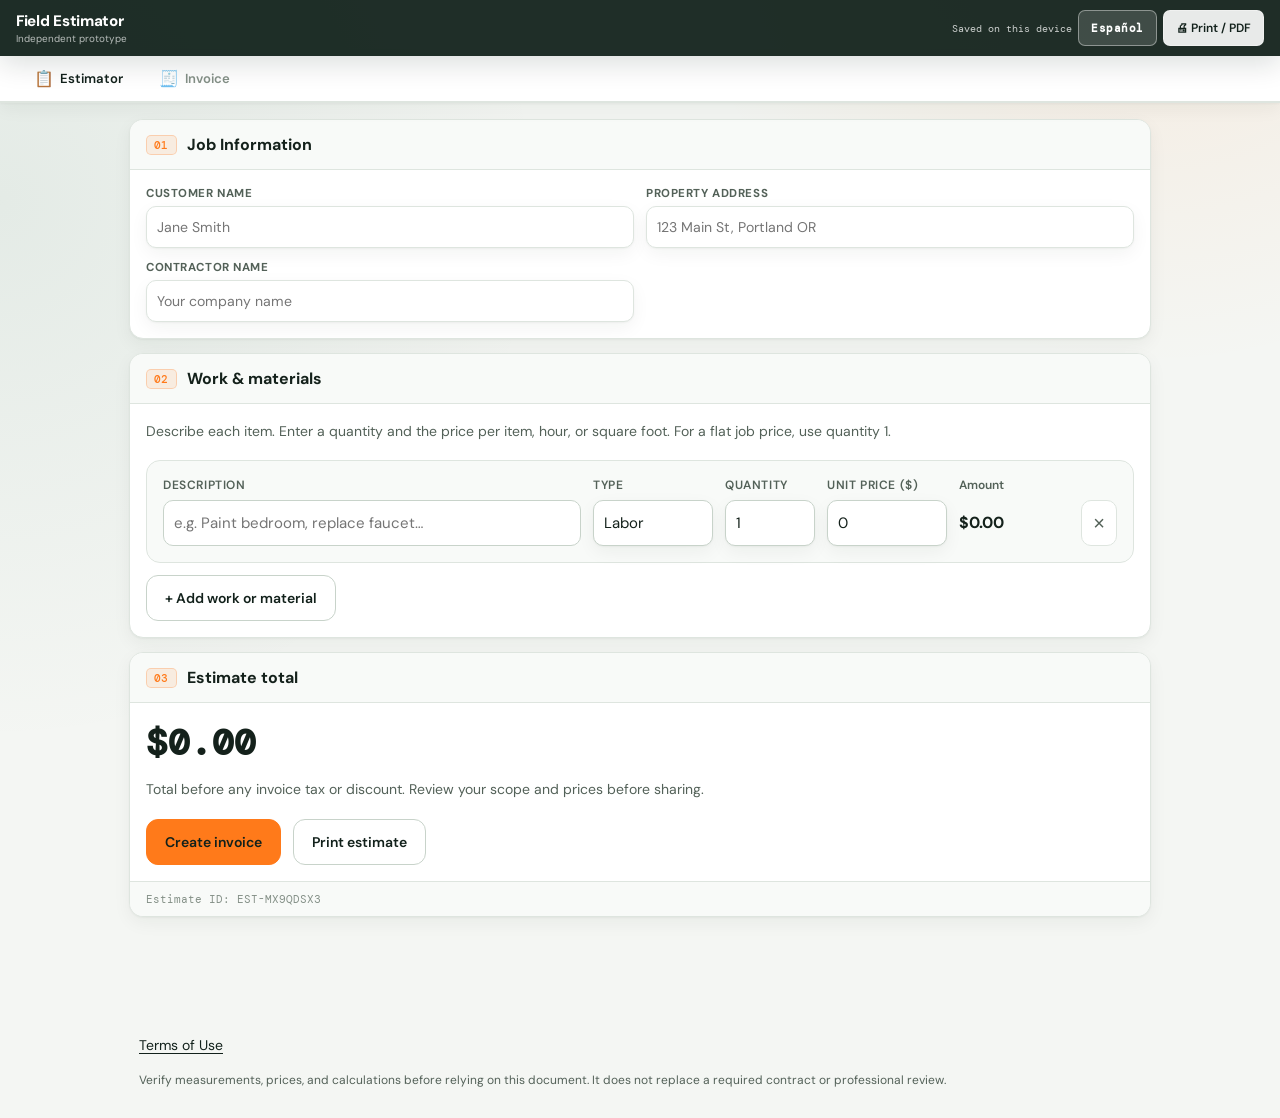
<file: pro-source.html>
<!doctype html><html lang="en"><head><meta charset="utf-8"><meta name="viewport" content="width=device-width,initial-scale=1"><title>Tool preview</title><meta http-equiv="refresh" content="0;url=./index.html"></head><body><p><a href="./index.html">Open independent tool preview</a></p></body></html>
</file>
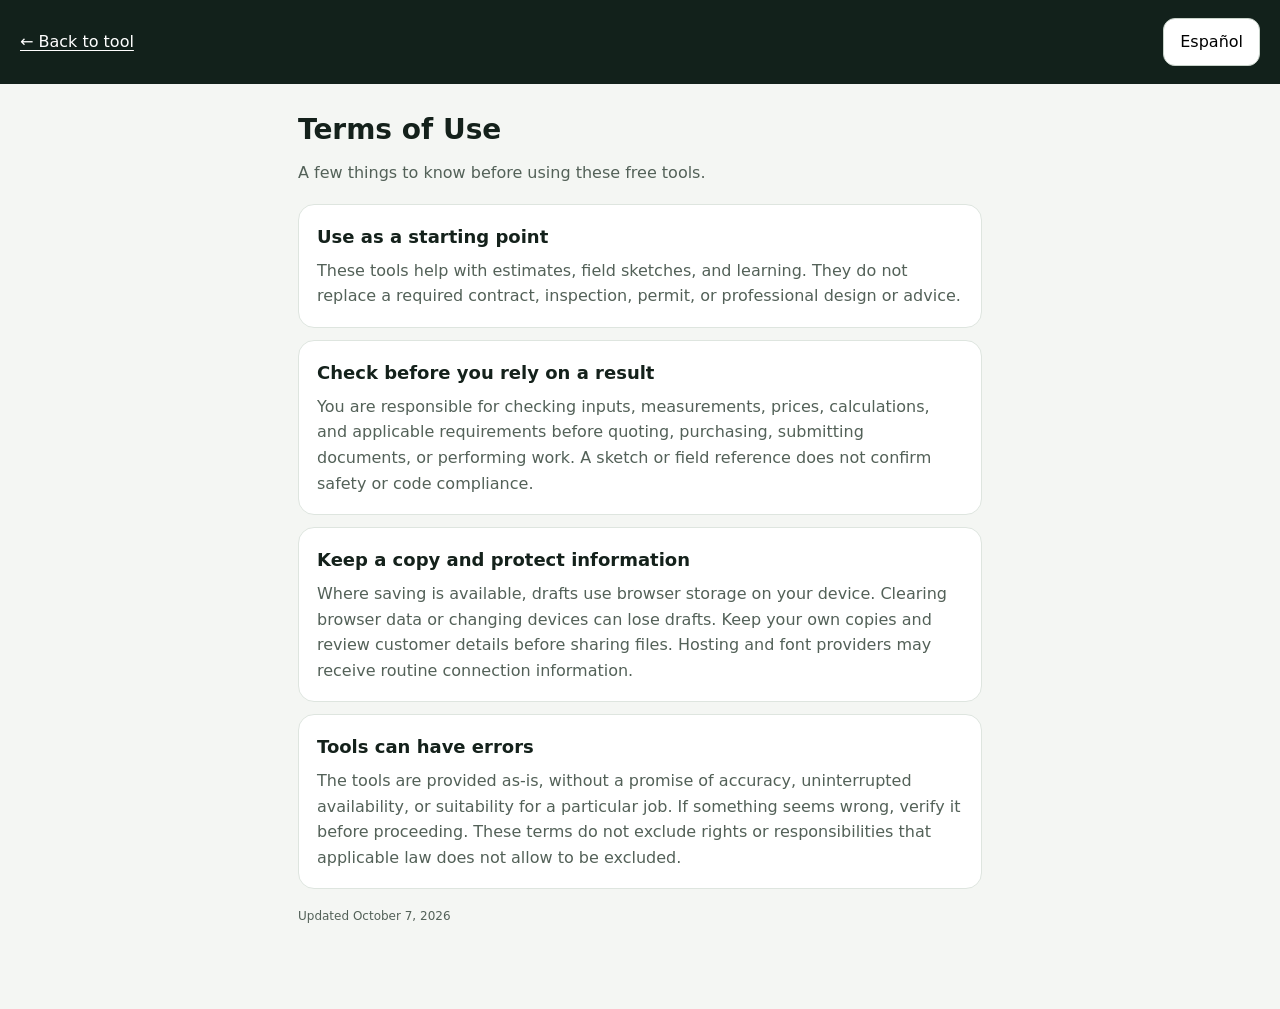
<file: terms.html>
<!doctype html>
<html lang="en"><head><meta charset="utf-8"><meta name="viewport" content="width=device-width,initial-scale=1"><title>Terms of Use</title>
<style>*{box-sizing:border-box}body{margin:0;background:#F4F6F3;color:#14211B;font:16px system-ui,sans-serif;line-height:1.6}header{background:#12211B;color:white;padding:18px 20px;display:flex;align-items:center;justify-content:space-between;gap:16px}header a{color:white}button{font:inherit;background:white;border:1px solid #C8D3CA;border-radius:12px;padding:10px 16px;min-height:44px;cursor:pointer}main{max-width:720px;margin:24px auto;padding:0 18px 40px}h1{font-size:28px;margin:0 0 8px}h2{font-size:18px;margin:0 0 6px}section{background:white;border:1px solid #DEE5DF;border-radius:16px;padding:18px;margin:12px 0}p{margin:0;color:#536158}.intro{margin-bottom:18px}.date{font-size:12px;margin:18px 0}a{color:#193B2D;text-underline-offset:3px}a:focus-visible,button:focus-visible{outline:3px solid #FFB36B;outline-offset:4px}@media print{header button{display:none}body{background:white}section{break-inside:avoid}}</style></head>
<body><header><a href="./index.html" data-en="← Back to tool" data-es="← Volver a la herramienta">← Back to tool</a><button id="language" onclick="toggleLanguage()">Español</button></header><main>
<h1 data-en="Terms of Use" data-es="Condiciones de uso">Terms of Use</h1>
<p class="intro" data-en="A few things to know before using these free tools." data-es="Algunas cosas que debe saber antes de usar estas herramientas gratuitas.">A few things to know before using these free tools.</p>
<section><h2 data-en="Use as a starting point" data-es="Úselas como punto de partida">Use as a starting point</h2><p data-en="These tools help with estimates, field sketches, and learning. They do not replace a required contract, inspection, permit, or professional design or advice." data-es="Estas herramientas ayudan con presupuestos, croquis de campo y aprendizaje. No sustituyen un contrato, inspección, permiso, diseño o asesoramiento profesional requerido.">These tools help with estimates, field sketches, and learning. They do not replace a required contract, inspection, permit, or professional design or advice.</p></section>
<section><h2 data-en="Check before you rely on a result" data-es="Verifique antes de usar un resultado">Check before you rely on a result</h2><p data-en="You are responsible for checking inputs, measurements, prices, calculations, and applicable requirements before quoting, purchasing, submitting documents, or performing work. A sketch or field reference does not confirm safety or code compliance." data-es="Usted es responsable de verificar datos, medidas, precios, cálculos y requisitos aplicables antes de cotizar, comprar, presentar documentos o realizar trabajos. Un croquis o una referencia de campo no confirma seguridad ni cumplimiento de normas.">You are responsible for checking inputs, measurements, prices, calculations, and applicable requirements before quoting, purchasing, submitting documents, or performing work. A sketch or field reference does not confirm safety or code compliance.</p></section>
<section><h2 data-en="Keep a copy and protect information" data-es="Guarde una copia y proteja la información">Keep a copy and protect information</h2><p data-en="Where saving is available, drafts use browser storage on your device. Clearing browser data or changing devices can lose drafts. Keep your own copies and review customer details before sharing files. Hosting and font providers may receive routine connection information." data-es="Cuando se permite guardar, los borradores usan el almacenamiento del navegador en su dispositivo. Borrar datos del navegador o cambiar de dispositivo puede eliminar borradores. Guarde sus propias copias y revise los datos del cliente antes de compartir archivos. Los proveedores de alojamiento y fuentes pueden recibir información rutinaria de conexión.">Where saving is available, drafts use browser storage on your device. Clearing browser data or changing devices can lose drafts. Keep your own copies and review customer details before sharing files. Hosting and font providers may receive routine connection information.</p></section>
<section><h2 data-en="Tools can have errors" data-es="Las herramientas pueden tener errores">Tools can have errors</h2><p data-en="The tools are provided as-is, without a promise of accuracy, uninterrupted availability, or suitability for a particular job. If something seems wrong, verify it before proceeding. These terms do not exclude rights or responsibilities that applicable law does not allow to be excluded." data-es="Las herramientas se proporcionan tal como están, sin promesa de exactitud, disponibilidad continua ni idoneidad para un trabajo específico. Si algo parece incorrecto, verifíquelo antes de continuar. Estas condiciones no excluyen derechos ni responsabilidades que la ley aplicable no permite excluir.">The tools are provided as-is, without a promise of accuracy, uninterrupted availability, or suitability for a particular job. If something seems wrong, verify it before proceeding. These terms do not exclude rights or responsibilities that applicable law does not allow to be excluded.</p></section>
<p class="date" data-en="Updated October 7, 2026" data-es="Actualizado el 7 de octubre de 2026">Updated October 7, 2026</p>
</main><script>let lang='en';function toggleLanguage(){lang=lang==='en'?'es':'en';document.documentElement.lang=lang;document.title=lang==='es'?'Condiciones de uso':'Terms of Use';document.querySelectorAll('[data-en]').forEach(el=>el.textContent=el.getAttribute('data-'+lang));document.getElementById('language').textContent=lang==='es'?'English':'Español'}</script></body></html>
</file>
<file: enhance.css>
:root{--brand:#12211B;--brand-mid:#193B2D;--brand-light:#24513E;--accent:#FF7A1A;--bg:#F4F6F3;--surface:#FFF;--surface2:#F8FAF8;--border:#DEE5DF;--border-dark:#C8D3CA;--text:#14211B;--text2:#536158;--text3:#849087}
.topbar{min-height:56px;height:56px;padding-left:16px;padding-right:16px;box-shadow:0 2px 12px rgba(0,0,0,.25)}
.topbar-icon{display:flex;align-items:center;justify-content:center;color:#fff;font-family:'DM Mono',monospace;font-size:.72rem;font-weight:700;letter-spacing:.02em;border:1px solid rgba(255,255,255,.2)}
.topbar-title{font-family:'DM Sans',sans-serif!important;font-size:.95rem!important;font-weight:800!important;letter-spacing:-.02em!important}
.topbar-sub{font-size:.62rem!important;opacity:.68!important}
.nav-tabs{top:56px;overflow-x:auto;-webkit-overflow-scrolling:touch;scrollbar-width:none}.nav-tabs::-webkit-scrollbar{display:none}
.main{max-width:960px;padding-top:16px}
.card{border-radius:14px;box-shadow:0 1px 3px rgba(20,33,27,.08)}
.card-header{padding:14px 16px}.card-body{padding:16px}
.lb-quickstart{display:flex;align-items:flex-start;gap:10px;background:#fff;border:1.5px solid var(--border);border-left:4px solid var(--accent);border-radius:12px;padding:12px 14px;margin-bottom:14px;box-shadow:0 1px 3px rgba(20,33,27,.06)}
.lb-quickstart strong{display:block;font-size:.82rem;color:var(--text);margin-bottom:2px}.lb-quickstart span{font-size:.75rem;line-height:1.45;color:var(--text2)}
.lb-save{font-family:'DM Mono',monospace;font-size:.62rem;color:rgba(255,255,255,.78);white-space:nowrap}
input[type=text],input[type=number],input[type=email],select,textarea{min-height:42px;background:#fff}
.btn-tb{min-height:36px}
.source-note{color:var(--text3)}
@media(max-width:640px){
 .topbar{padding-left:10px;padding-right:10px}.topbar-icon{width:34px;height:34px}.topbar-actions{gap:5px}.lb-save{display:none}
 .nav-tabs{padding:0 8px}.nav-tab{padding:11px 13px;font-size:.78rem}
 .main{padding:14px 10px 80px}.card{margin-bottom:10px}.card-body{padding:14px 12px}.card-header{padding:12px}
 input[type=text],input[type=number],input[type=email],select,textarea{font-size:16px!important;min-height:46px}
 .totals-grid{gap:7px}.tc{padding:11px}.tc-val{font-size:1.15rem}
 .lb-quickstart{padding:10px 12px;margin-bottom:10px}
}
.lb-reference-note{font-size:.8rem;line-height:1.5;color:var(--text2);margin-top:12px}
@media(max-width:640px){
 #measuresBody{display:block} #measuresBody .mrow{display:grid;grid-template-columns:44px minmax(0,1fr);padding:12px;border-bottom:1px solid var(--border);gap:8px}
 #measuresBody td{display:block;border:0;padding:0;min-width:0}
 #measuresBody td:first-child{grid-row:1 / 6;display:flex;justify-content:center;align-items:flex-start}
 #measuresBody td:nth-child(n+3){grid-column:2;display:flex;align-items:center;justify-content:space-between;gap:8px}
 #measuresBody td:nth-child(n+3)::before{content:attr(data-label);font-size:.75rem;color:var(--text2)}
 #measuresBody .minput{width:110px;max-width:50%} .mcheck{width:24px;height:24px;margin-top:8px}
 table:has(#measuresBody) thead{display:none} table:has(#measuresBody){width:100%;min-width:0}
}

/* Shared palette sampled from the live MilePay layout. */
:root{--brand:#12211B;--brand-mid:#193B2D;--brand-light:#24513E;--accent:#FF7A1A;--accent-light:#FFB36B;--bg:#F4F6F3;--surface:#FFFFFF;--surface2:#F8FAF8;--border:#DEE5DF;--border-dark:#C8D3CA;--text:#14211B;--text2:#536158;--text3:#849087;--sh-sm:0 1px 2px rgba(20,33,27,.04),0 6px 18px rgba(20,33,27,.05);--sh:0 12px 30px rgba(20,33,27,.09);--sh-lg:0 24px 70px rgba(10,25,18,.20)}
body{background:radial-gradient(circle at 90% -10%,rgba(255,122,26,.10),transparent 480px),radial-gradient(circle at 0% 18%,rgba(38,104,75,.08),transparent 544px),var(--bg);color:var(--text)}
.topbar{background:rgba(18,33,27,.94);box-shadow:0 8px 28px rgba(10,25,18,.14)}
.topbar-icon{background:linear-gradient(145deg,#FF933F,#F16600);color:#fff;border:1px solid rgba(255,255,255,.3)}
.card,.mode-card,.question-card,.result-card,.score-card{background:#fff;border-color:var(--border);box-shadow:var(--sh-sm)}
.btn-primary,.calc-btn,.btn-import{background:var(--accent);color:#fff}
.btn-primary:active,.calc-btn:hover,.btn-import:hover{background:#F16600}
.lb-start-tip,.lb-quickstart{box-shadow:var(--sh-sm);border-color:var(--border);border-left-color:var(--accent)}
.rebate-disclaimer,#lb-program-note{background:var(--surface2)!important;border-color:var(--border)!important;color:var(--text2)!important}
#lb-program-note{border-left-color:var(--accent)!important}
.canvas-area{background:#EEF2EE}.room-item.sel{background:#F0F5F1}


@media print{.lb-quickstart,.lb-save{display:none!important}body{background:#fff!important}.card{box-shadow:none!important}}
:focus-visible{outline:3px solid var(--accent);outline-offset:3px}

.work-row{display:grid;grid-template-columns:minmax(200px,2fr) 120px 90px 120px 110px 36px;gap:12px;align-items:end;border:1px solid var(--border);border-radius:14px;padding:16px;margin-bottom:12px;background:var(--surface2)}.work-row label,.work-amount span{display:block;font-size:12px;font-weight:600;color:var(--text2);margin-bottom:7px}.work-row input,.work-row select{width:100%;min-height:46px;border:1px solid var(--border-dark);border-radius:10px;padding:10px;font:inherit;font-size:15px;background:white}.work-amount strong{display:block;min-height:46px;line-height:46px;font-size:16px;white-space:nowrap}.remove-work{min-height:46px;border:1px solid var(--border);border-radius:10px;background:white;font-size:20px;color:var(--text2);cursor:pointer}.estimate-help{font-size:14px;line-height:1.6;color:var(--text2);margin:0 0 18px}.estimate-total{font-family:'DM Mono',monospace;font-size:36px;font-weight:600;margin-bottom:12px}.estimate-actions{display:flex;gap:12px;flex-wrap:wrap}.estimate-actions .btn{min-height:46px}.main{max-width:1050px}.topbar-title{font-size:18px}.card-title{font-size:16px}
@media(max-width:900px){.work-row{grid-template-columns:1fr 1fr 1fr}.work-description{grid-column:1/-1}.work-amount{grid-column:1/3}.remove-work{justify-self:end;width:46px}}
@media(max-width:500px){.work-row{grid-template-columns:1fr 1fr;padding:14px;gap:12px}.work-description{grid-column:1/-1}.work-amount{grid-column:auto}.work-row input,.work-row select{font-size:16px}.estimate-total{font-size:30px}.estimate-actions .btn{width:100%;justify-content:center}}
@media print{.work-row{break-inside:avoid;grid-template-columns:2fr 1fr 1fr 1fr 1fr;background:white}.work-row input,.work-row select{border:0;padding:0}.estimate-help{font-size:12px}.work-description{grid-column:auto}.work-amount{grid-column:auto}}
.btn{display:inline-flex;align-items:center;justify-content:center;min-height:46px;padding:12px 18px;border:1px solid var(--border-dark);border-radius:12px;font:600 14px 'DM Sans',sans-serif;cursor:pointer;gap:8px}.btn-primary{background:var(--accent);border-color:var(--accent);color:var(--brand)}.btn-ghost{background:white;color:var(--brand)}.btn:hover{box-shadow:var(--sh-sm)}.btn:focus-visible{outline:3px solid var(--accent-light);outline-offset:3px}

/* Neutral identity for independent review. */
.topbar-icon,.mark{display:none!important}

.tool-terms{max-width:1050px;margin:0 auto;padding:12px 24px 24px;color:var(--text2);font-size:12px;line-height:1.6}.tool-terms a{display:inline-flex;align-items:center;min-height:44px;color:var(--brand);font-size:14px;text-decoration:underline;text-underline-offset:3px}.tool-terms p{margin:4px 0}@media print{.tool-terms{padding:8px 0;font-size:10px;color:#14211B}}
</file>
